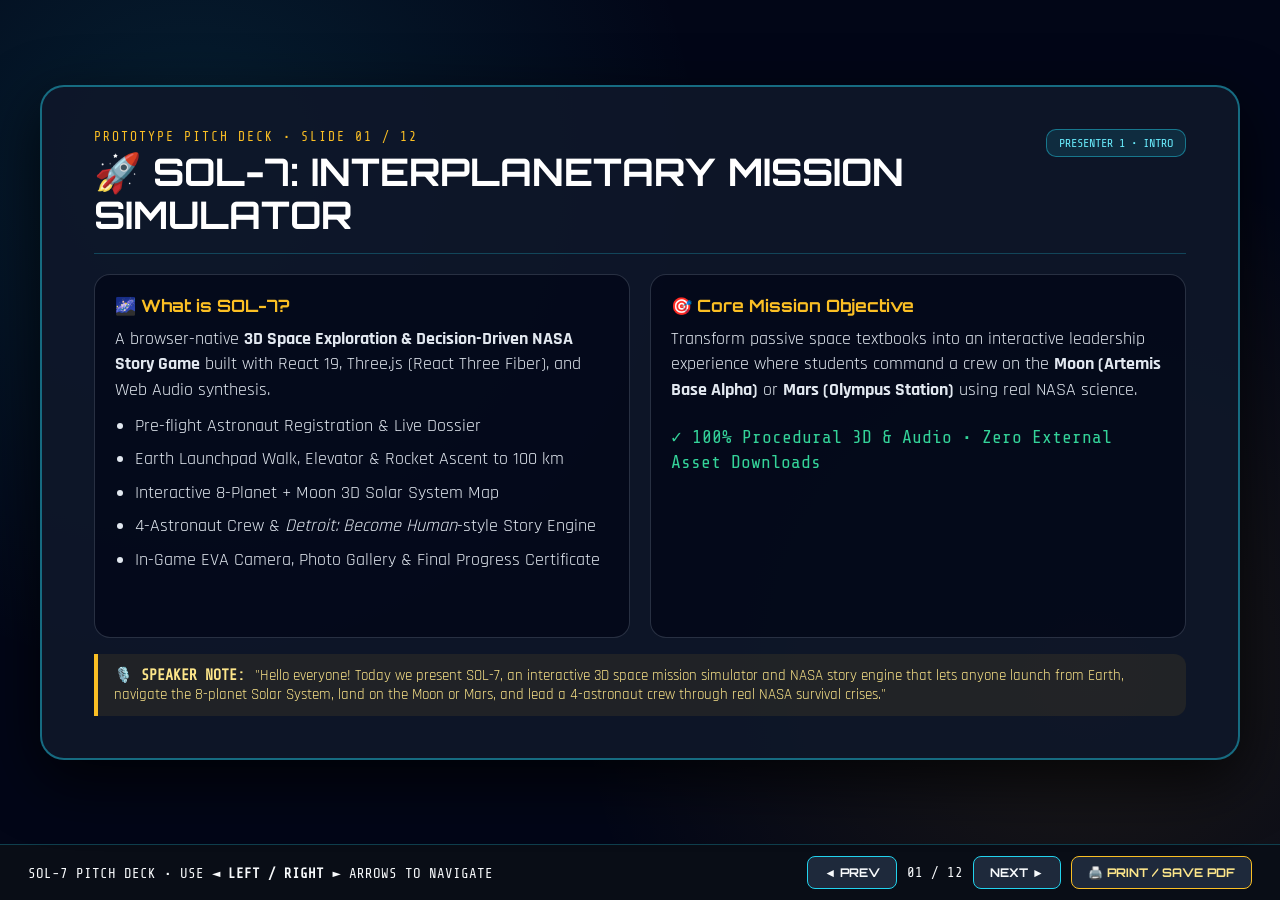
<file: PRESENTATION_DECK.html>
<!DOCTYPE html>
<html lang="en">
<head>
  <meta charset="UTF-8" />
  <meta name="viewport" content="width=device-width, initial-scale=1.0" />
  <title>SOL-7 — Project Presentation Deck (12 Slides)</title>
  <link rel="preconnect" href="https://fonts.googleapis.com">
  <link rel="preconnect" href="https://fonts.gstatic.com" crossorigin>
  <link href="https://fonts.googleapis.com/css2?family=Orbitron:wght@600;800;900&family=Rajdhani:wght@500;600;700&family=Share+Tech+Mono&display=swap" rel="stylesheet">
  <style>
    :root {
      --bg: #020617;
      --card: #0f172a;
      --border: #22d3ee;
      --amber: #fbbf24;
      --emerald: #34d399;
      --text: #f8fafc;
      --muted: #94a3b8;
    }
    * {
      box-sizing: border-box;
      margin: 0;
      padding: 0;
    }
    body {
      background: var(--bg);
      color: var(--text);
      font-family: 'Rajdhani', sans-serif;
      overflow: hidden;
      height: 100vh;
      width: 100vw;
      display: flex;
      flex-direction: column;
    }
    .deck-container {
      flex: 1;
      position: relative;
      display: flex;
      align-items: center;
      justify-content: center;
      padding: 24px;
      background:
        radial-gradient(circle at 15% 20%, rgba(34, 211, 238, 0.12), transparent 40%),
        radial-gradient(circle at 85% 80%, rgba(251, 191, 36, 0.1), transparent 40%),
        #020617;
    }
    .slide {
      display: none;
      width: 100%;
      max-width: 1200px;
      height: 100%;
      max-height: 675px;
      background: rgba(15, 23, 42, 0.92);
      border: 2px solid rgba(34, 211, 238, 0.45);
      border-radius: 24px;
      padding: 42px 52px;
      flex-direction: column;
      justify-content: space-between;
      box-shadow: 0 20px 60px rgba(0, 0, 0, 0.75);
      position: relative;
      overflow: hidden;
    }
    .slide.active {
      display: flex;
    }
    .slide-header {
      border-bottom: 1px solid rgba(34, 211, 238, 0.25);
      padding-bottom: 16px;
      margin-bottom: 20px;
      display: flex;
      justify-content: space-between;
      align-items: flex-start;
    }
    .tag {
      font-family: 'Share Tech Mono', monospace;
      font-size: 13px;
      color: var(--amber);
      letter-spacing: 2px;
      text-transform: uppercase;
      margin-bottom: 6px;
    }
    h1 {
      font-family: 'Orbitron', sans-serif;
      font-size: 38px;
      line-height: 1.15;
      color: #ffffff;
    }
    h2 {
      font-family: 'Orbitron', sans-serif;
      font-size: 28px;
      color: #22d3ee;
    }
    .presenter-badge {
      font-family: 'Share Tech Mono', monospace;
      font-size: 12px;
      background: rgba(34, 211, 238, 0.12);
      border: 1px solid rgba(34, 211, 238, 0.45);
      color: #67e8f9;
      padding: 6px 12px;
      border-radius: 10px;
      white-space: nowrap;
    }
    .grid-2 {
      display: grid;
      grid-template-columns: 1fr 1fr;
      gap: 20px;
      flex: 1;
      align-items: stretch;
    }
    .grid-3 {
      display: grid;
      grid-template-columns: repeat(3, 1fr);
      gap: 18px;
      flex: 1;
      align-items: stretch;
    }
    .grid-4 {
      display: grid;
      grid-template-columns: repeat(4, 1fr);
      gap: 14px;
      flex: 1;
      align-items: stretch;
    }
    .box {
      background: rgba(2, 6, 23, 0.72);
      border: 1px solid rgba(148, 163, 184, 0.25);
      border-radius: 16px;
      padding: 20px;
      display: flex;
      flex-direction: column;
      gap: 10px;
    }
    .box h3 {
      font-family: 'Orbitron', sans-serif;
      font-size: 17px;
      color: var(--amber);
    }
    .box p, .box li {
      font-size: 18px;
      line-height: 1.42;
      color: #e2e8f0;
    }
    ul {
      padding-left: 20px;
      display: flex;
      flex-direction: column;
      gap: 8px;
    }
    .speaker-note {
      margin-top: 16px;
      background: rgba(251, 191, 36, 0.08);
      border-left: 4px solid var(--amber);
      padding: 12px 16px;
      border-radius: 0 12px 12px 0;
      font-size: 15px;
      color: #fde68a;
    }
    .speaker-note strong {
      font-family: 'Share Tech Mono', monospace;
      text-transform: uppercase;
      margin-right: 6px;
    }
    .controls-bar {
      height: 56px;
      background: #090d16;
      border-top: 1px solid rgba(34, 211, 238, 0.25);
      display: flex;
      align-items: center;
      justify-content: space-between;
      padding: 0 28px;
      font-family: 'Share Tech Mono', monospace;
      font-size: 14px;
    }
    .btn {
      background: #1e293b;
      color: #f8fafc;
      border: 1px solid #22d3ee;
      padding: 8px 16px;
      border-radius: 8px;
      cursor: pointer;
      font-family: 'Orbitron', sans-serif;
      font-size: 12px;
      font-weight: 700;
    }
    .btn:hover {
      background: #22d3ee;
      color: #020617;
    }
    @media print {
      body {
        overflow: visible;
        height: auto;
      }
      .controls-bar {
        display: none;
      }
      .deck-container {
        display: block;
        padding: 0;
      }
      .slide {
        display: flex !important;
        page-break-after: always;
        max-width: 100%;
        height: 96vh;
        margin-bottom: 20px;
      }
    }
  </style>
</head>
<body>
  <div class="deck-container">
    <!-- SLIDE 1 -->
    <section class="slide active">
      <div class="slide-header">
        <div>
          <div class="tag">PROTOTYPE PITCH DECK • SLIDE 01 / 12</div>
          <h1>🚀 SOL-7: INTERPLANETARY MISSION SIMULATOR</h1>
        </div>
        <span class="presenter-badge">PRESENTER 1 • INTRO</span>
      </div>
      <div class="grid-2">
        <div class="box">
          <h3>🌌 What is SOL-7?</h3>
          <p>A browser-native <strong>3D Space Exploration & Decision-Driven NASA Story Game</strong> built with React 19, Three.js (React Three Fiber), and Web Audio synthesis.</p>
          <ul>
            <li>Pre-flight Astronaut Registration & Live Dossier</li>
            <li>Earth Launchpad Walk, Elevator & Rocket Ascent to 100 km</li>
            <li>Interactive 8-Planet + Moon 3D Solar System Map</li>
            <li>4-Astronaut Crew & <em>Detroit: Become Human</em>-style Story Engine</li>
            <li>In-Game EVA Camera, Photo Gallery & Final Progress Certificate</li>
          </ul>
        </div>
        <div class="box">
          <h3>🎯 Core Mission Objective</h3>
          <p>Transform passive space textbooks into an interactive leadership experience where students command a crew on the <strong>Moon (Artemis Base Alpha)</strong> or <strong>Mars (Olympus Station)</strong> using real NASA science.</p>
          <p style="margin-top: 12px; color: #34d399; font-family: 'Share Tech Mono', monospace;">
            ✓ 100% Procedural 3D & Audio • Zero External Asset Downloads
          </p>
        </div>
      </div>
      <div class="speaker-note">
        <strong>🎙️ Speaker Note:</strong> "Hello everyone! Today we present SOL-7, an interactive 3D space mission simulator and NASA story engine that lets anyone launch from Earth, navigate the 8-planet Solar System, land on the Moon or Mars, and lead a 4-astronaut crew through real NASA survival crises."
      </div>
    </section>

    <!-- SLIDE 2 -->
    <section class="slide">
      <div class="slide-header">
        <div>
          <div class="tag">PROBLEM STATEMENT • SLIDE 02 / 12</div>
          <h2>⚠️ The 3 Core Problems We Solve</h2>
        </div>
        <span class="presenter-badge">PRESENTER 1 • PROBLEM</span>
      </div>
      <div class="grid-3">
        <div class="box">
          <h3>1. Passive STEM Learning</h3>
          <p>Space science is often taught through static diagrams and raw telemetry tables. Students rarely experience cause-and-effect decision-making during a solar storm or life-support emergency.</p>
        </div>
        <div class="box">
          <h3>2. Hardware & Size Barriers</h3>
          <p>Traditional 3D space simulators require expensive gaming PCs and multi-gigabyte downloads, locking out school laptops and web-first classrooms.</p>
        </div>
        <div class="box">
          <h3>3. Missing Human Teamwork</h3>
          <p>Most space games focus only on piloting mechanics rather than the human, biological, and psychological trade-offs of keeping a 4-person crew alive and united.</p>
        </div>
      </div>
      <div class="speaker-note">
        <strong>🎙️ Speaker Note:</strong> "We tackled three major gaps: passive textbook learning, heavy hardware barriers in traditional 3D simulators, and the lack of human teamwork and resource decision-making in space games."
      </div>
    </section>

    <!-- SLIDE 3 -->
    <section class="slide">
      <div class="slide-header">
        <div>
          <div class="tag">PROPOSED SOLUTION • SLIDE 03 / 12</div>
          <h2>💡 The SOL-7 End-to-End Mission Loop</h2>
        </div>
        <span class="presenter-badge">PRESENTER 1 • SOLUTION</span>
      </div>
      <div class="grid-3">
        <div class="box">
          <h3>Phase 1: Registration & Launch</h3>
          <ul>
            <li>NASA Terminal Dossier (Callsign, Age Rank, Difficulty, Suit Avatar, Patch).</li>
            <li>Walk to the gantry elevator, board SOL-7, and launch to the 100 km Kármán Line.</li>
          </ul>
        </div>
        <div class="box">
          <h3>Phase 2: Orbit & Landing</h3>
          <ul>
            <li>Inspect all <strong>8 Planets + Moon + Sun + Asteroid Belt</strong> in 3D orbit.</li>
            <li>Lock trajectory to Moon or Mars and experience animated retro-propulsive touchdown.</li>
          </ul>
        </div>
        <div class="box">
          <h3>Phase 3: Outpost Story & Photo Log</h3>
          <ul>
            <li>Lead a 4-astronaut crew through 4 branching NASA crises.</li>
            <li>Snap EVA photos (`P`) that appear alongside your final Decision Flowchart Certificate.</li>
          </ul>
        </div>
      </div>
      <div class="speaker-note">
        <strong>🎙️ Speaker Note:</strong> "Our solution is a seamless 5-part loop in the browser: register your astronaut profile, launch from Earth, navigate the 3D Solar System, land on the Moon or Mars to solve 4 crew crises, and review your mission photos and decision flowchart."
      </div>
    </section>

    <!-- SLIDE 4 -->
    <section class="slide">
      <div class="slide-header">
        <div>
          <div class="tag">KEY INNOVATIONS • SLIDE 04 / 12</div>
          <h2>✨ What Makes SOL-7 Innovative?</h2>
        </div>
        <span class="presenter-badge">PRESENTER 2 • INNOVATION</span>
      </div>
      <div class="grid-3">
        <div class="box">
          <h3>🎨 100% Procedural Assets</h3>
          <p>All 8 planets, clouds, rings, craters, Mars rust terrain, and rocket plumes are generated in code via HTML5 <code>CanvasTexture</code>—<strong>0 MB of external image or audio files</strong>.</p>
        </div>
        <div class="box">
          <h3>🛰️ Grounded in 4 NASA Systems</h3>
          <ul>
            <li><strong>DONKI</strong>: Solar flare & CME shielding</li>
            <li><strong>ECLSS</strong>: Closed-loop water & O₂ recovery</li>
            <li><strong>OSDR</strong>: Crew radiation dosimetry</li>
            <li><strong>DSN</strong>: 14-min Mars signal latency</li>
          </ul>
        </div>
        <div class="box">
          <h3>📸 Telemetry-Stamped EVA Camera</h3>
          <p>Captures live WebGL frames, automatically stamps Commander callsign, mission phase, location, and progress %, and builds a downloadable photo portfolio.</p>
        </div>
      </div>
      <div class="speaker-note">
        <strong>🎙️ Speaker Note:</strong> "Three innovations set SOL-7 apart: 100% procedural graphics and Web Audio synthesis with zero asset downloads, authentic integration of four NASA science domains, and a live WebGL camera that stamps mission progress metadata onto every photo."
      </div>
    </section>

    <!-- SLIDE 5 -->
    <section class="slide">
      <div class="slide-header">
        <div>
          <div class="tag">SYSTEM ARCHITECTURE • SLIDE 05 / 12</div>
          <h2>🏗️ Dual-Layer Architecture & 10-Mode State Machine</h2>
        </div>
        <span class="presenter-badge">PRESENTER 2 • ARCHITECTURE</span>
      </div>
      <div class="grid-2">
        <div class="box">
          <h3>Master State Controller (<code>App.tsx</code>)</h3>
          <ul>
            <li>Manages 10 seamless <code>ViewMode</code> transitions: <code>WALK</code> → <code>ELEVATOR_RIDE</code> → <code>COCKPIT</code> → <code>COUNTDOWN</code> → <code>IN_FLIGHT</code> → <code>SPACE_ORBIT</code> → <code>WARP_DRIVE</code> → <code>PLANET_DESCENT</code> → <code>PLANET_SURFACE</code> → <code>CONVERSATION</code>.</li>
            <li>Tracks real-time Outpost Survival Stats: <strong>Power, Oxygen, Water, Morale</strong>.</li>
          </ul>
        </div>
        <div class="box">
          <h3>3D Viewport + 2D Cybernetic HUD</h3>
          <ul>
            <li><strong><code>Scene.tsx</code></strong>: 60 FPS React Three Fiber canvas with <code>preserveDrawingBuffer: true</code> for instant photo capture.</li>
            <li><strong><code>Overlay.tsx</code></strong>: Responsive HUD, Kid-Friendly Science Glossary (<code>G</code>), 4-Way Dialogue Wheel, and Photo Gallery Modal.</li>
          </ul>
        </div>
      </div>
      <div class="speaker-note">
        <strong>🎙️ Speaker Note:</strong> "Our architecture separates the 60 FPS 3D WebGL scene from the reactive 2D Cybernetic HUD, coordinated by a central 10-state machine in App.tsx."
      </div>
    </section>

    <!-- SLIDE 6 -->
    <section class="slide">
      <div class="slide-header">
        <div>
          <div class="tag">TECHNOLOGY STACK • SLIDE 06 / 12</div>
          <h2>🛠️ Technologies Used</h2>
        </div>
        <span class="presenter-badge">PRESENTER 2 • TECH STACK</span>
      </div>
      <div class="grid-4">
        <div class="box">
          <h3>React 19 + TS</h3>
          <p>Modular functional components and strict TypeScript interfaces for story chapters, telemetry, and astronaut profiles.</p>
        </div>
        <div class="box">
          <h3>Three.js & R3F</h3>
          <p><code>@react-three/fiber</code> & <code>@react-three/drei</code> for 3D orbital mechanics, PBR suits, and low-g surface physics.</p>
        </div>
        <div class="box">
          <h3>Tailwind CSS v4</h3>
          <p>High-contrast NASA sci-fi UI with Orbitron/Rajdhani typography, HUD reticles, and responsive modals.</p>
        </div>
        <div class="box">
          <h3>Web Audio API</h3>
          <p>Custom real-time sound synthesizer for rocket thrusters, countdown tones, airlocks, and camera shutters.</p>
        </div>
      </div>
      <div class="speaker-note">
        <strong>🎙️ Speaker Note:</strong> "We built the prototype using React 19, TypeScript, Three.js with React Three Fiber, Tailwind CSS v4, and the native Web Audio API."
      </div>
    </section>

    <!-- SLIDE 7 -->
    <section class="slide">
      <div class="slide-header">
        <div>
          <div class="tag">IMPLEMENTATION PART 1 • SLIDE 07 / 12</div>
          <h2>🪐 8-Planet Solar System & Planetary Descent</h2>
        </div>
        <span class="presenter-badge">PRESENTER 3 • 3D WORLD</span>
      </div>
      <div class="grid-2">
        <div class="box">
          <h3>Interactive Solar System (<code>SpaceOrbitNav.tsx</code>)</h3>
          <ul>
            <li>Renders the Sun, <strong>Mercury, Venus, Earth (+ orbiting Moon), Mars, Asteroid Belt (120 instanced rocks), Jupiter, Saturn (with rings), Uranus, and Neptune</strong>.</li>
            <li>Clicking any planet smoothly lerps the camera and displays NASA telemetry (diameter, moons, temperature, fun fact).</li>
          </ul>
        </div>
        <div class="box">
          <h3>Touchdown & Sunrise Lighting (<code>PlanetarySurface.tsx</code>)</h3>
          <ul>
            <li><strong>HemisphereLight Bounce</strong> eliminates pitch-black shadows at low sun angles.</li>
            <li><strong>Moon Descent</strong>: Blue-white vacuum retro-plumes & grey crater dust spray.</li>
            <li><strong>Mars Descent</strong>: Orange plasma entry glow, swirling red dust storm & shockwave ring.</li>
          </ul>
        </div>
      </div>
      <div class="speaker-note">
        <strong>🎙️ Speaker Note:</strong> "In our 3D world implementation, players can inspect all 8 planets plus the Moon in orbit, then watch a custom descent animation tailored to either the Moon's vacuum or Mars's dusty atmosphere."
      </div>
    </section>

    <!-- SLIDE 8 -->
    <section class="slide">
      <div class="slide-header">
        <div>
          <div class="tag">IMPLEMENTATION PART 2 • SLIDE 08 / 12</div>
          <h2>👩‍🚀 4-Astronaut Crew & Branching Story Engine</h2>
        </div>
        <span class="presenter-badge">PRESENTER 3 • CREW & STORY</span>
      </div>
      <div class="grid-2">
        <div class="box">
          <h3>4 Distinct PBR Spacesuits</h3>
          <ul>
            <li>🔵 <strong>Commander (Player)</strong>: Deep Navy & White armor, Mirrored Gold visor.</li>
            <li>🔴 <strong>Raj (Command Hub)</strong>: Crimson Red suit — NASA DONKI Space Weather.</li>
            <li>🟠 <strong>Leo (Solar Array)</strong>: Hazard Orange suit — Power & Rover Mechanics.</li>
            <li>🟢 <strong>Dr. Sarah (Bio-Dome)</strong>: Medical Teal suit — ECLSS Water & OSDR Radiation.</li>
          </ul>
        </div>
        <div class="box">
          <h3>Detroit-Style 4-Way Dialogue Wheel</h3>
          <ul>
            <li><strong>▲ SCIENTIFIC</strong> | <strong>◄ CAUTIOUS</strong> | <strong>► EMPATHETIC</strong> | <strong>▼ BOLD / ACTION</strong></li>
            <li>Every decision shifts <strong>Power, Oxygen, Water, and Morale</strong> and logs into the final mission flowchart.</li>
          </ul>
        </div>
      </div>
      <div class="speaker-note">
        <strong>🎙️ Speaker Note:</strong> "Our four astronauts wear distinct PBR spacesuits with reflective visors and Indian flag patches. Talking to each specialist opens a 4-way dialogue wheel where every choice affects habitat survival stats."
      </div>
    </section>

    <!-- SLIDE 9 -->
    <section class="slide">
      <div class="slide-header">
        <div>
          <div class="tag">IMPLEMENTATION PART 3 • SLIDE 09 / 12</div>
          <h2>📸 EVA Camera, Gallery & Progress Certificate</h2>
        </div>
        <span class="presenter-badge">PRESENTER 3 • CAMERA & DEBRIEF</span>
      </div>
      <div class="grid-2">
        <div class="box">
          <h3>In-Game Camera (<code>SNAP PHOTO [P]</code>)</h3>
          <ul>
            <li>Works in every phase: Launchpad, Ascent, Solar System Orbit, Descent, and Surface EVA.</li>
            <li>Triggers a camera shutter sound + flash and stamps a NASA telemetry bar with <strong>Mission Progress %</strong> onto the image.</li>
          </ul>
        </div>
        <div class="box">
          <h3>Mission Complete Debriefing</h3>
          <ul>
            <li>Displays the <strong>Junior Mission Commander Certificate</strong> with Commander callsign & badge.</li>
            <li>Showcases all captured photos alongside their <strong>Progress Step</strong> and the <strong>4-Chapter Decision Flowchart</strong>.</li>
          </ul>
        </div>
      </div>
      <div class="speaker-note">
        <strong>🎙️ Speaker Note:</strong> "Players can press P or click Snap Photo at any time to capture their mission. When the mission ends, all photos are displayed alongside the mission progress log and 4-chapter decision flowchart."
      </div>
    </section>

    <!-- SLIDE 10 -->
    <section class="slide">
      <div class="slide-header">
        <div>
          <div class="tag">LIVE DEMONSTRATION • SLIDE 10 / 12</div>
          <h2>🎮 3-Minute Live Demo Walkthrough</h2>
        </div>
        <span class="presenter-badge">PRESENTER 4 • LIVE DEMO</span>
      </div>
      <div class="grid-4">
        <div class="box">
          <h3>Step 1 (0:00)</h3>
          <p><strong>Briefing Terminal</strong>: Enter Commander Name, select Avatar & Difficulty, pick <strong>MARS</strong>, and launch countdown.</p>
        </div>
        <div class="box">
          <h3>Step 2 (0:45)</h3>
          <p><strong>Launch & Orbit</strong>: Ride elevator (`E`), launch to 100 km, inspect planets in 3D Solar System, snap a photo (`P`).</p>
        </div>
        <div class="box">
          <h3>Step 3 (1:30)</h3>
          <p><strong>Outpost Crises</strong>: Land on Mars, talk to <strong>Raj, Leo, and Sarah</strong> (`E`), and resolve all 4 NASA chapters.</p>
        </div>
        <div class="box">
          <h3>Step 4 (2:30)</h3>
          <p><strong>Earth Return</strong>: Board return rocket, complete mission, and showcase the <strong>Photo Gallery + Flowchart Certificate</strong>.</p>
        </div>
      </div>
      <div class="speaker-note">
        <strong>🎙️ Speaker Note:</strong> "Here is our 4-step live demonstration flow: Registration, Orbital Navigation, Surface Story Decisions with Raj, Leo, and Sarah, and finally the Earth Return Certificate with our captured photos."
      </div>
    </section>

    <!-- SLIDE 11 -->
    <section class="slide">
      <div class="slide-header">
        <div>
          <div class="tag">EXPECTED IMPACT • SLIDE 11 / 12</div>
          <h2>🌍 Expected Educational & Social Impact</h2>
        </div>
        <span class="presenter-badge">PRESENTER 4 • IMPACT</span>
      </div>
      <div class="grid-3">
        <div class="box">
          <h3>🏫 Classroom Ready Anywhere</h3>
          <p>Zero installation and zero external asset downloads mean any school computer with a web browser can run a 60 FPS 3D space lab.</p>
        </div>
        <div class="box">
          <h3>🧠 Active Systems Thinking</h3>
          <p>Students learn real NASA science (CMEs, hydroponics, signal delay) by balancing habitat Power, Oxygen, Water, and Crew Morale.</p>
        </div>
        <div class="box">
          <h3>🚀 Scalable Future Roadmap</h3>
          <p>Ready for live NASA DONKI API webhooks, VR WebXR headset mode, and 4-player classroom co-op across the 4 crew roles.</p>
        </div>
      </div>
      <div class="speaker-note">
        <strong>🎙️ Speaker Note:</strong> "SOL-7 makes experiential space STEM accessible in any classroom without expensive hardware, teaching systems thinking and leadership while remaining extensible for live NASA APIs."
      </div>
    </section>

    <!-- SLIDE 12 -->
    <section class="slide">
      <div class="slide-header">
        <div>
          <div class="tag">CONCLUSION • SLIDE 12 / 12</div>
          <h2>🏆 Mission Accomplished — Thank You!</h2>
        </div>
        <span class="presenter-badge">ALL TEAM • Q&A</span>
      </div>
      <div class="grid-2">
        <div class="box">
          <h3>SOL-7 Prototype Summary</h3>
          <ul>
            <li>✅ Pre-Game Astronaut Registration & Live Dossier</li>
            <li>✅ Full 8-Planet + Moon 3D Solar System Navigation</li>
            <li>✅ 4-Astronaut Crew & 4 Branching NASA Story Chapters</li>
            <li>✅ In-Game EVA Camera, Gallery & Final Progress Certificate</li>
          </ul>
        </div>
        <div class="box" style="justify-content: center; align-items: center; text-align: center;">
          <h2 style="font-size: 32px; color: var(--amber);">READY FOR LIFTOFF 🚀</h2>
          <p style="margin-top: 10px;">We welcome your questions and invite you to try the live simulation!</p>
        </div>
      </div>
      <div class="speaker-note">
        <strong>🎙️ Speaker Note:</strong> "Thank you for your time! Our entire team is now open for questions and ready to jump into the live simulation."
      </div>
    </section>
  </div>

  <div class="controls-bar">
    <div>SOL-7 PITCH DECK • USE <strong>◄ LEFT / RIGHT ►</strong> ARROWS TO NAVIGATE</div>
    <div style="display: flex; gap: 10px; align-items: center;">
      <button class="btn" onclick="prevSlide()">◄ PREV</button>
      <span id="slideIndicator">01 / 12</span>
      <button class="btn" onclick="nextSlide()">NEXT ►</button>
      <button class="btn" onclick="window.print()" style="border-color: #fbbf24; color: #fde68a;">🖨️ PRINT / SAVE PDF</button>
    </div>
  </div>

  <script>
    let current = 0;
    const slides = document.querySelectorAll('.slide');
    const indicator = document.getElementById('slideIndicator');

    function showSlide(index) {
      slides[current].classList.remove('active');
      current = (index + slides.length) % slides.length;
      slides[current].classList.add('active');
      indicator.textContent = String(current + 1).padStart(2, '0') + ' / ' + slides.length;
    }
    function nextSlide() { showSlide(current + 1); }
    function prevSlide() { showSlide(current - 1); }

    window.addEventListener('keydown', (e) => {
      if (e.key === 'ArrowRight' || e.key === ' ') nextSlide();
      if (e.key === 'ArrowLeft') prevSlide();
    });
  </script>
</body>
</html>
</file>
